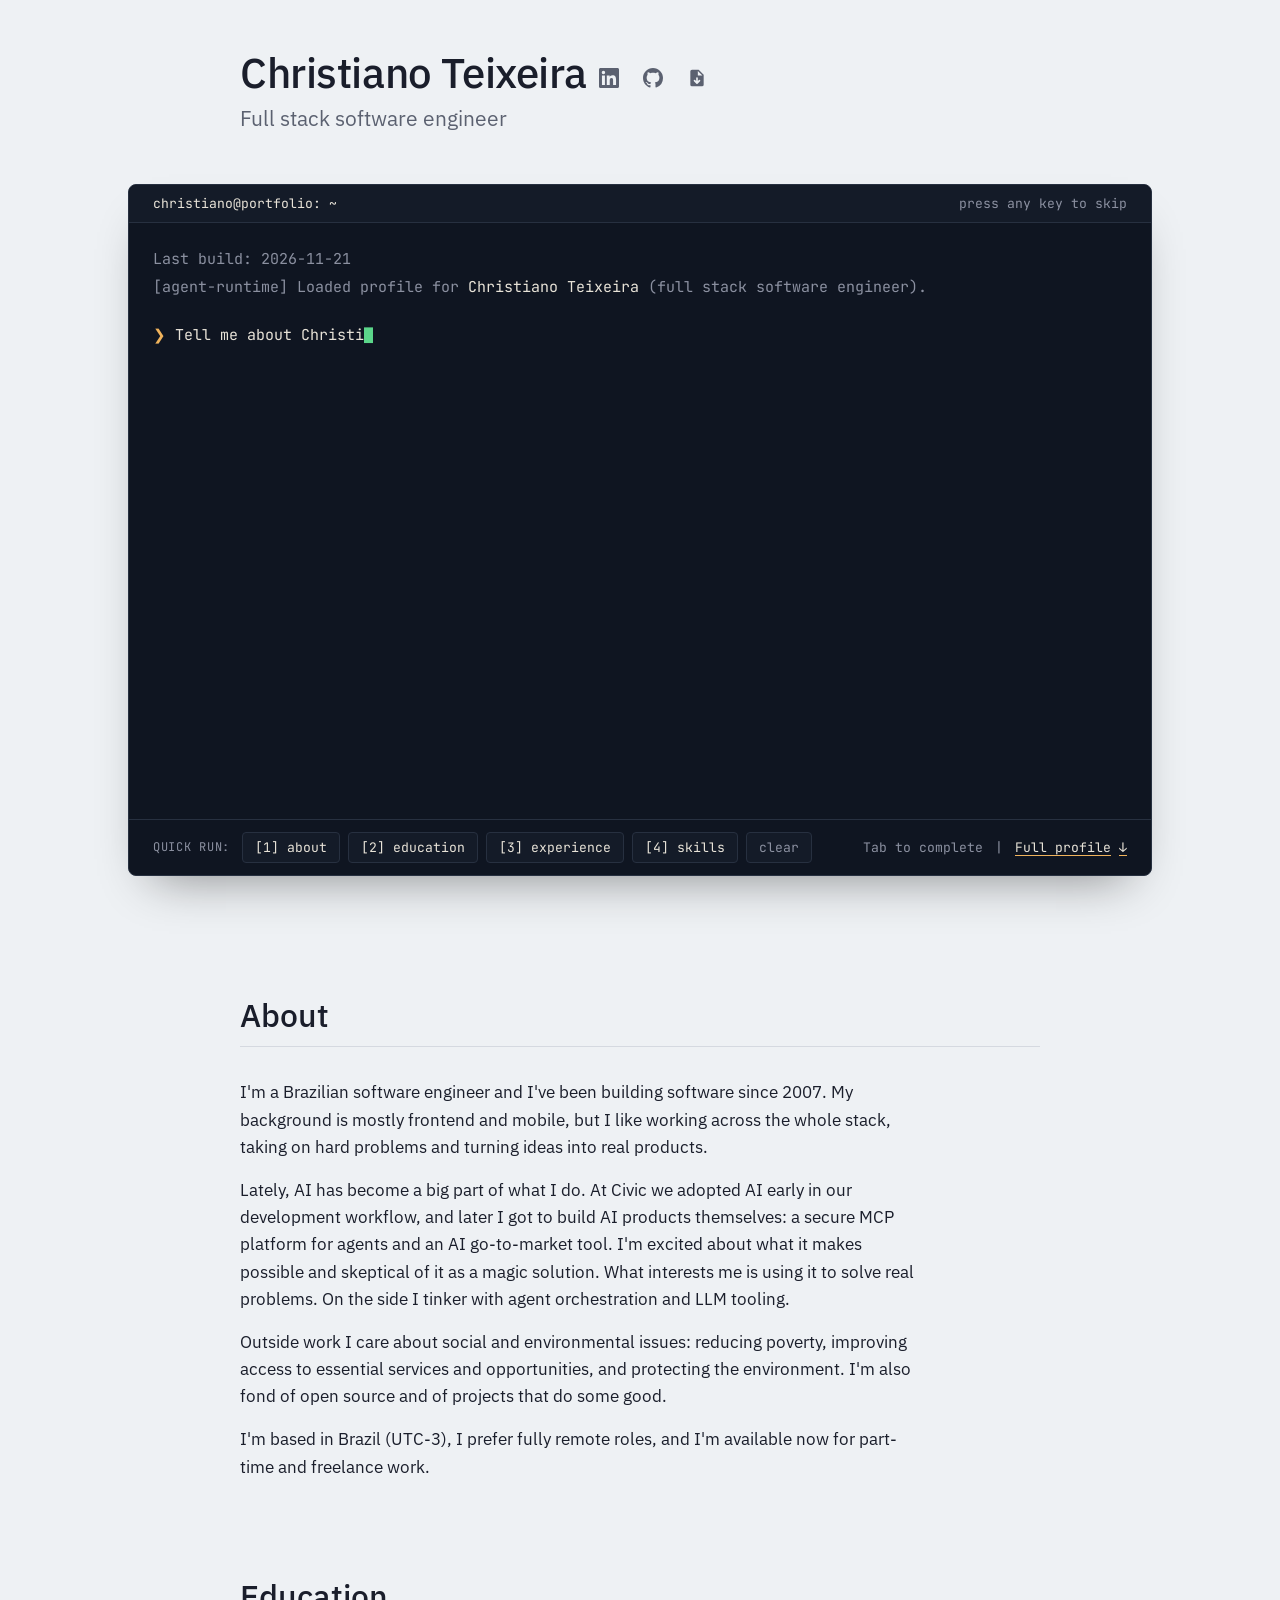
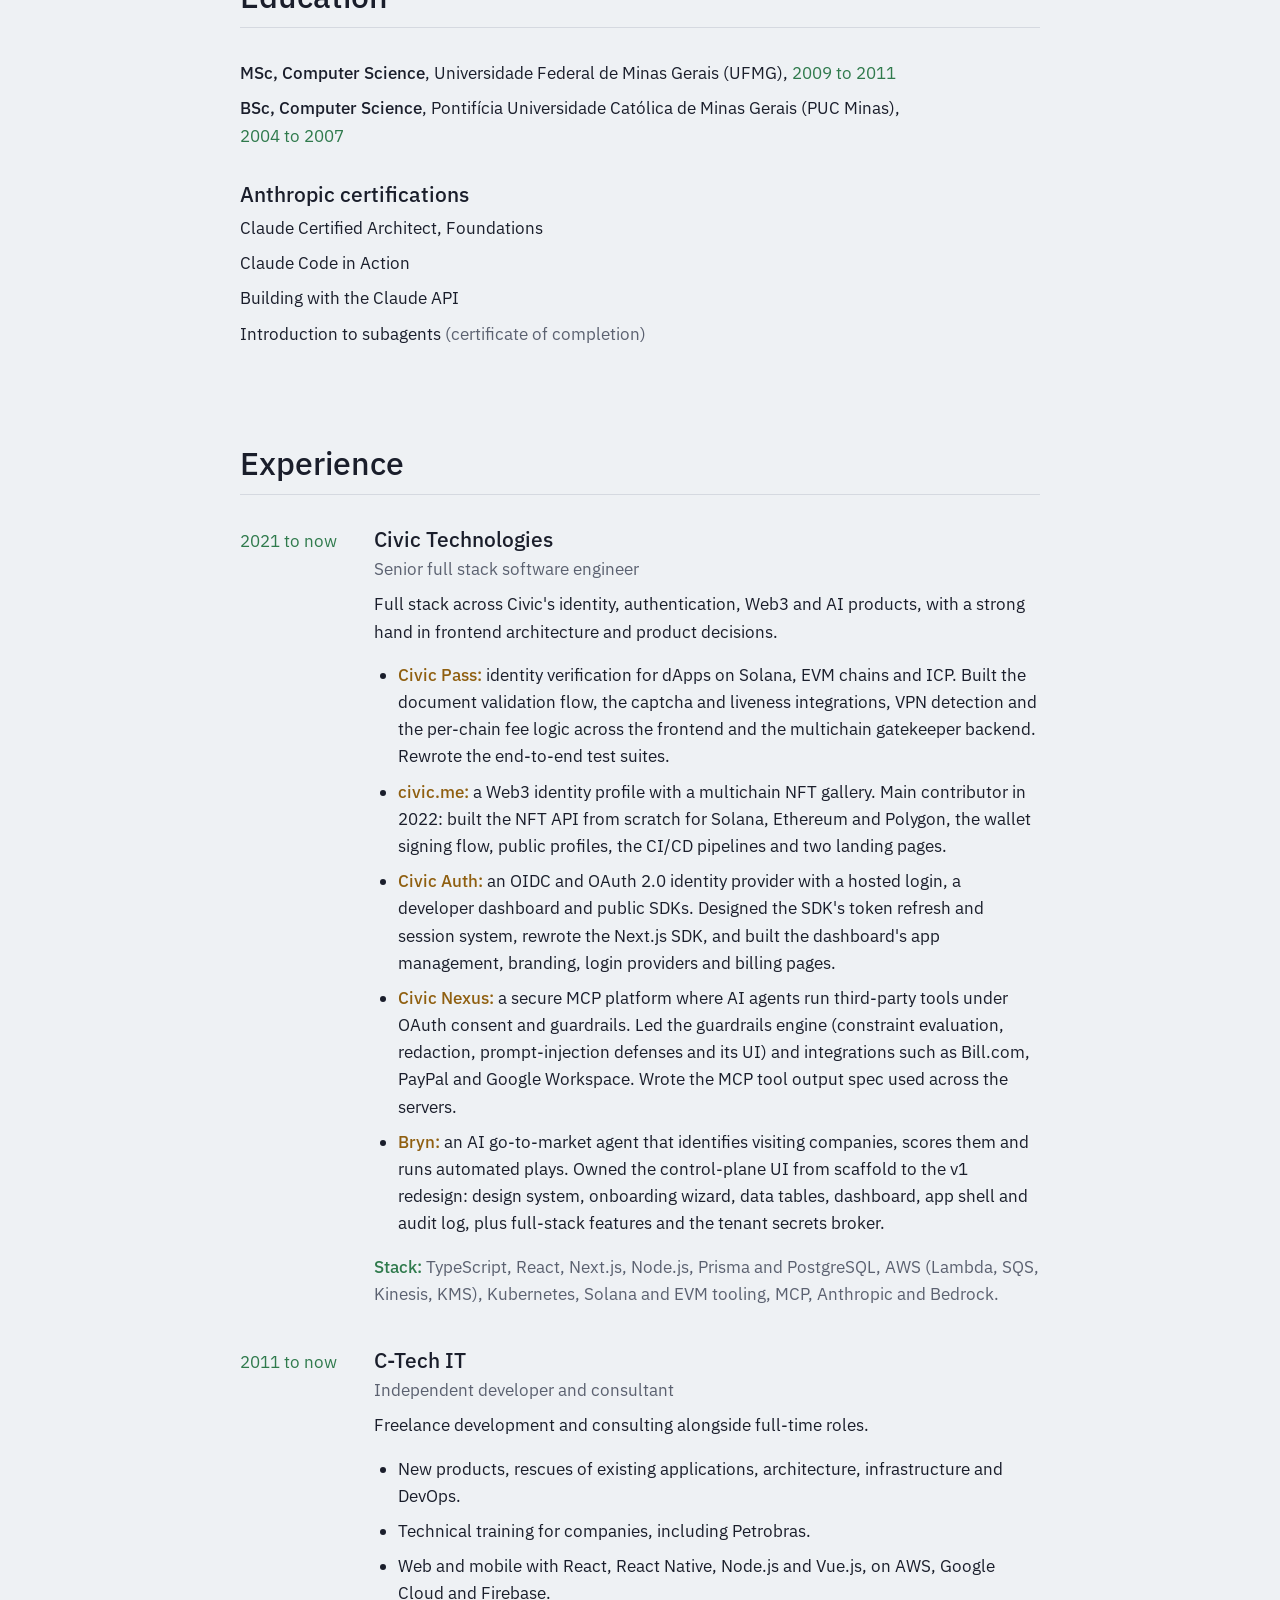
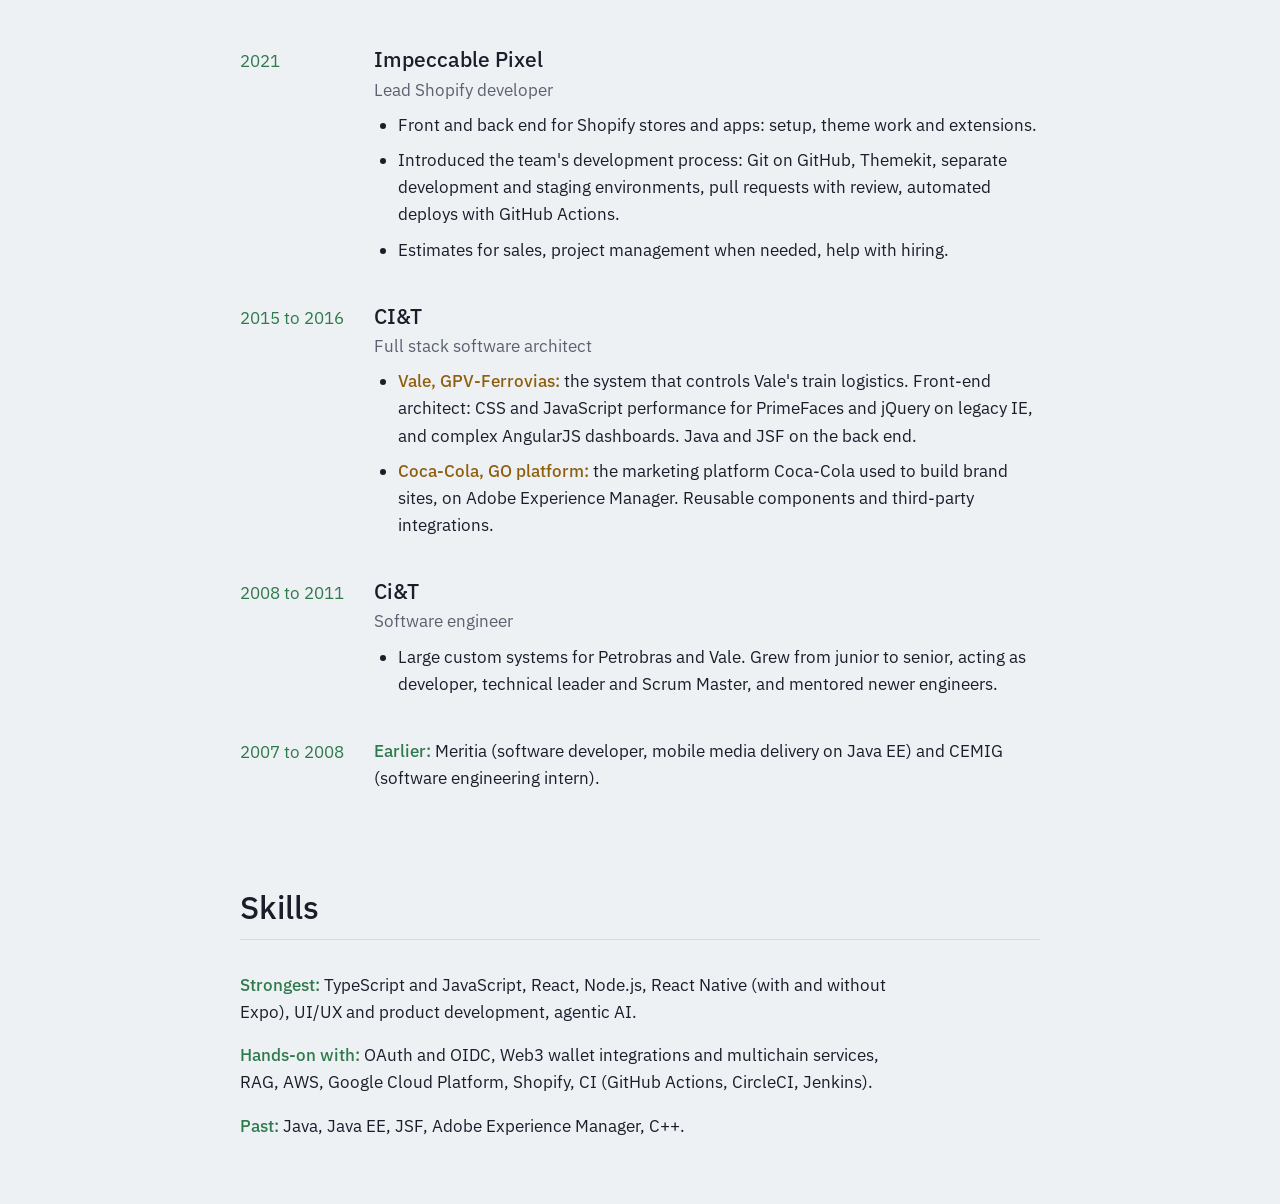
<file: index.html>
<!DOCTYPE html><html lang="en"><head><script>document.documentElement.classList.add("js");</script><meta charset="utf-8"><meta name="viewport" content="width=device-width, initial-scale=1"><title>Christiano Teixeira, full stack software engineer</title><meta name="description" content="Full stack software engineer in Brazil, building software since 2007. TypeScript, React, Node.js, React Native and agentic AI. Fully remote, available for part-time and freelance work."><link rel="canonical" href="https://cteixeira.com.br/"><meta name="theme-color" content="#EEF1F4" media="(prefers-color-scheme: light)"><meta name="theme-color" content="#13161F" media="(prefers-color-scheme: dark)"><meta property="og:type" content="website"><meta property="og:url" content="https://cteixeira.com.br/"><meta property="og:title" content="Christiano Teixeira, full stack software engineer"><meta property="og:description" content="Full stack software engineer in Brazil, building software since 2007. TypeScript, React, Node.js, React Native and agentic AI. Fully remote, available for part-time and freelance work."><meta property="og:image" content="https://cteixeira.com.br/og.png"><meta property="og:image:width" content="1200"><meta property="og:image:height" content="630"><meta property="og:image:alt" content="Christiano Teixeira, full stack software engineer"><meta name="twitter:card" content="summary_large_image"><meta name="twitter:title" content="Christiano Teixeira, full stack software engineer"><meta name="twitter:description" content="Full stack software engineer in Brazil, building software since 2007. TypeScript, React, Node.js, React Native and agentic AI. Fully remote, available for part-time and freelance work."><meta name="twitter:image" content="https://cteixeira.com.br/og.png"><script type="application/ld+json">{"@context":"https://schema.org","@type":"Person","name":"Christiano Teixeira","jobTitle":"Full stack software engineer","description":"Full stack software engineer in Brazil, building software since 2007. TypeScript, React, Node.js, React Native and agentic AI. Fully remote, available for part-time and freelance work.","url":"https://cteixeira.com.br/","image":"https://cteixeira.com.br/og.png","address":{"@type":"PostalAddress","addressCountry":"BR"},"knowsLanguage":["pt-BR","en"],"sameAs":["https://www.linkedin.com/in/chriteixeira","https://github.com/chriteixeira"]}</script><link rel="icon" type="image/svg+xml" href="/favicon.svg"><link rel="apple-touch-icon" href="/apple-touch-icon.png"><link rel="preload" href="/_astro/ibm-plex-sans-latin-400-normal.CDDApCn2.woff2" as="font" type="font/woff2" crossorigin><link rel="preload" href="/_astro/jetbrains-mono-latin-400-normal.V6pRDFza.woff2" as="font" type="font/woff2" crossorigin><script async data-goatcounter="https://cteixeira.goatcounter.com/count" src="/count.js"></script><link rel="stylesheet" href="/_astro/index.DSuHAFxh.css"></head><body><div class="page"><div class="hero"><header class="header" data-astro-cid-nen7h5rs><div class="header__line" data-astro-cid-nen7h5rs><h1 data-astro-cid-nen7h5rs>Christiano Teixeira</h1><ul class="social bare-list" aria-label="Profiles" data-astro-cid-y2qsmizv><li data-astro-cid-y2qsmizv><a href="https://www.linkedin.com/in/chriteixeira" aria-label="LinkedIn profile" data-goatcounter-click="link-linkedin" data-goatcounter-title="LinkedIn profile" data-astro-cid-y2qsmizv><svg viewBox="0 0 24 24" width="20" height="20" aria-hidden="true" focusable="false" data-astro-cid-y2qsmizv><path d="M20.45 20.45h-3.56v-5.57c0-1.33-.02-3.04-1.85-3.04-1.85 0-2.14 1.45-2.14 2.94v5.67H9.35V9h3.41v1.56h.05c.48-.9 1.64-1.85 3.37-1.85 3.6 0 4.27 2.37 4.27 5.46v6.28zM5.34 7.43a2.06 2.06 0 1 1 0-4.13 2.06 2.06 0 0 1 0 4.13zM7.12 20.45H3.56V9h3.56v11.45zM22.22 0H1.77C.79 0 0 .77 0 1.73v20.54C0 23.23.79 24 1.77 24h20.45c.98 0 1.78-.77 1.78-1.73V1.73C24 .77 23.2 0 22.22 0z" data-astro-cid-y2qsmizv></path></svg></a></li><li data-astro-cid-y2qsmizv><a href="https://github.com/chriteixeira" aria-label="GitHub profile" data-goatcounter-click="link-github" data-goatcounter-title="GitHub profile" data-astro-cid-y2qsmizv><svg viewBox="0 0 16 16" width="20" height="20" aria-hidden="true" focusable="false" data-astro-cid-y2qsmizv><path d="M8 0C3.58 0 0 3.58 0 8c0 3.54 2.29 6.53 5.47 7.59.4.07.55-.17.55-.38 0-.19-.01-.82-.01-1.49-2.01.37-2.53-.49-2.69-.94-.09-.23-.48-.94-.82-1.13-.28-.15-.68-.52-.01-.53.63-.01 1.08.58 1.23.82.72 1.21 1.87.87 2.33.66.07-.52.28-.87.51-1.07-1.78-.2-3.64-.89-3.64-3.95 0-.87.31-1.59.82-2.15-.08-.2-.36-1.02.08-2.12 0 0 .67-.21 2.2.82.64-.18 1.32-.27 2-.27.68 0 1.36.09 2 .27 1.53-1.04 2.2-.82 2.2-.82.44 1.1.16 1.92.08 2.12.51.56.82 1.27.82 2.15 0 3.07-1.87 3.75-3.65 3.95.29.25.54.73.54 1.48 0 1.07-.01 1.93-.01 2.2 0 .21.15.46.55.38A8.01 8.01 0 0 0 16 8c0-4.42-3.58-8-8-8z" data-astro-cid-y2qsmizv></path></svg></a></li><li data-astro-cid-y2qsmizv><a href="/Christiano-Teixeira-CV.pdf" aria-label="Download CV (PDF)" data-goatcounter-click="cv-download" data-goatcounter-title="Download CV (PDF)" data-astro-cid-y2qsmizv><svg viewBox="0 0 24 24" width="20" height="20" aria-hidden="true" focusable="false" data-astro-cid-y2qsmizv><path d="M14 2H6a2 2 0 0 0-2 2v16a2 2 0 0 0 2 2h12a2 2 0 0 0 2-2V8l-6-6zm-1 1.5L18.5 9H13V3.5zM12 11a1 1 0 0 1 1 1v3.59l1.3-1.3a1 1 0 0 1 1.4 1.42l-3 3a1 1 0 0 1-1.4 0l-3-3a1 1 0 0 1 1.4-1.42l1.3 1.3V12a1 1 0 0 1 1-1z" data-astro-cid-y2qsmizv></path></svg></a></li></ul></div><p class="header__title" data-astro-cid-nen7h5rs>Full stack software engineer</p></header><section class="term no-print" aria-label="Agent terminal"><div class="term__bar"><span class="term__title">christiano@portfolio: ~</span> <span class="term__status"><span class="term__skip" hidden>press any key to skip</span><span class="term__ready">chris-agent: ready</span></span></div><div class="term__screen" tabindex="0"><div class="term__static"><p class="line line--boot">Last build: 2026-11-21</p><p class="line line--boot">[agent-runtime] Loaded profile for <span class="boot__name">Christiano Teixeira</span> (full stack software engineer).</p><p class="line line--user"><span class="ps1" aria-hidden="true">❯</span>Tell me about Christiano Teixeira.</p><p class="line line--tool">Reading profile.pdf<span class="line__time"> (0.7s)</span></p><p class="line line--tool">Checking github.com/chriteixeira<span class="line__time"> (0.7s)</span></p><section class="digest" aria-label="Profile digest"><div class="digest__head"><span class="digest__title">Profile // Christiano Teixeira</span> <span class="digest__meta">Brazil / remote, UTC-3</span></div><div class="digest__body"><p class="line line--agent">Christiano Teixeira, full stack software engineer in Brazil, building software since 2007.</p><p class="line line--agent">Senior engineer at Civic since 2021: identity verification, authentication, Web3 and AI products, including a secure MCP platform for agents and an AI go-to-market tool.</p><p class="line line--agent">Strongest in TypeScript, React, Node.js and React Native, UI and product work, and agentic AI.</p><p class="line line--fact"><span class="fact__label">Core stack:</span> TypeScript, React, Node.js, React Native</p><p class="line line--fact"><span class="fact__label">Building since:</span> 2007</p><p class="line line--fact"><span class="fact__label">Current:</span> Civic, senior full stack, 2021 to now</p><p class="line line--fact"><span class="fact__label">Availability:</span> Remote, part-time or freelance now</p><p class="line line--fact"><span class="fact__label">Education:</span> MSc in Computer Science (UFMG), BSc (PUC Minas)</p></div></section><p class="prompt" aria-hidden="true"><span class="ps1">❯</span><span class="prompt__hint">/ for commands</span></p></div><div class="term__app"><div class="term__log" aria-hidden="true"></div><div class="term__live" role="log" aria-live="polite"></div><div class="term__active"></div><div class="prompt prompt--live" hidden><span class="ps1" aria-hidden="true">❯</span><input class="prompt__input" id="agent-input" name="agent-input" type="text" autocomplete="off" autocapitalize="off" autocorrect="off" spellcheck="false" enterkeyhint="send" aria-label="Ask the agent" aria-describedby="agent-hint"><button class="prompt__slash" type="button">/ for commands</button></div><button class="hint" id="agent-hint" type="button" tabindex="-1" hidden></button><ul class="menu" aria-label="Commands" hidden></ul></div></div><nav class="quickrun" aria-label="Quick run"><span class="quickrun__label" aria-hidden="true">Quick run:</span><button class="quickrun__run" type="button" data-command="about" aria-keyshortcuts="1"><span class="quickrun__key" aria-hidden="true">[1]</span> about</button><button class="quickrun__run" type="button" data-command="education" aria-keyshortcuts="2"><span class="quickrun__key" aria-hidden="true">[2]</span> education</button><button class="quickrun__run" type="button" data-command="experience" aria-keyshortcuts="3"><span class="quickrun__key" aria-hidden="true">[3]</span> experience</button><button class="quickrun__run" type="button" data-command="skills" aria-keyshortcuts="4"><span class="quickrun__key" aria-hidden="true">[4]</span> skills</button><button class="quickrun__run quickrun__run--quiet" type="button" data-command="clear">clear</button><span class="quickrun__end"><span class="quickrun__tab">Tab to complete</span><a class="quickrun__page" href="#about">Full profile</a></span></nav><script type="application/json" id="agent-data">{"agent":{"runtime":{"text":"[agent-runtime] Loaded profile for Christiano Teixeira (full stack software engineer).","highlight":"Christiano Teixeira"},"question":"Tell me about Christiano Teixeira.","tools":["Reading profile.pdf","Checking github.com/chriteixeira"],"answer":["Christiano Teixeira, full stack software engineer in Brazil, building software since 2007.","Senior engineer at Civic since 2021: identity verification, authentication, Web3 and AI products, including a secure MCP platform for agents and an AI go-to-market tool.","Strongest in TypeScript, React, Node.js and React Native, UI and product work, and agentic AI."],"panel":{"title":"Profile // Christiano Teixeira","meta":"Brazil / remote, UTC-3"},"facts":[{"label":"Core stack","value":"TypeScript, React, Node.js, React Native"},{"label":"Building since","value":"2007"},{"label":"Current","value":"Civic, senior full stack, 2021 to now","role":"senior full stack"},{"label":"Availability","value":"Remote, part-time or freelance now"},{"label":"Education","value":"MSc in Computer Science (UFMG), BSc (PUC Minas)"}],"quickRun":[{"command":"about","label":"about"},{"command":"education","label":"education"},{"command":"experience","label":"experience"},{"command":"skills","label":"skills"}],"colourNames":["Civic Pass","civic.me","Civic Auth","Civic Nexus","Bryn","GPV-Ferrovias","GO platform"]},"lastBuild":"Last build: 2026-11-21","intents":[{"kind":"simple","id":"meta","stems":[{"text":"are you real"},{"text":"are you a bot"},{"text":"are you human"},{"text":"real ai"},{"text":"which model"},{"text":"chatgpt"},{"text":"gpt"},{"text":"voce e real"},{"text":"e um bot"}],"hint":"Wondering if I'm real? Tab for the honest answer.","answer":{"kind":"text","text":"I'm a script, not a model. Every answer here was written by Christiano. No API, no cost, no hallucinations."},"followUps":[{"label":"How this site was built","target":{"kind":"reply","reply":"site"}},{"label":"His real AI work","target":{"kind":"reply","reply":"ai"}},{"label":"Who is he","target":{"kind":"command","command":"about"}}]},{"kind":"simple","id":"compensation","stems":[{"text":"salary"},{"text":"salar"},{"text":"rate"},{"text":"compensation"},{"text":"pay","whole":true},{"text":"he charge"},{"text":"you charge"},{"text":"salario"},{"text":"remunera"},{"text":"valor hora"},{"text":"quanto cobra"}],"hint":"Asking about rates or salary? Tab for the short answer.","answer":{"kind":"text","text":"Not in my context window. Compensation is a conversation with him, and he answers messages on LinkedIn quickly."},"followUps":[{"label":"Open his LinkedIn","target":{"kind":"command","command":"links"}},{"label":"Check his availability first","target":{"kind":"reply","reply":"availability"}}]},{"kind":"simple","id":"availability","stems":[{"text":"available"},{"text":"availab"},{"text":"remote"},{"text":"relocat"},{"text":"timezone"},{"text":"time zone"},{"text":"location"},{"text":"located"},{"text":"based"},{"text":"where is he"},{"text":"where does he"},{"text":"where he is"},{"text":"where are you"},{"text":"where is christiano"},{"text":"visa"},{"text":"full time"},{"text":"part time"},{"text":"freelanc"},{"text":"contract"},{"text":"disponivel"},{"text":"remoto"},{"text":"onde mora"},{"text":"onde ele mora"},{"text":"onde fica"},{"text":"onde ele fica"},{"text":"de onde"},{"text":"mora"},{"text":"fuso"}],"hint":"Checking where he is and how he works? Tab for availability.","answer":{"kind":"reply","reply":"availability"},"followUps":[{"label":"Reach him on LinkedIn","target":{"kind":"command","command":"links"}},{"label":"See his experience first","target":{"kind":"command","command":"experience"}}]},{"kind":"simple","id":"civic","stems":[{"text":"civic"},{"text":"nexus"},{"text":"bryn"},{"text":"civic auth"},{"text":"civic pass"},{"text":"go to market"}],"hint":"Asking about Civic? Tab for what he did there.","answer":{"kind":"reply","reply":"civic"},"followUps":[{"label":"The full timeline","target":{"kind":"command","command":"experience"}},{"label":"His AI work in more detail","target":{"kind":"reply","reply":"ai"}},{"label":"How to reach him","target":{"kind":"command","command":"links"}}]},{"kind":"tech","id":"tech","hintPattern":"Asking about {term}? Tab for a straight answer.","terms":[{"term":"React Native","stems":[{"text":"react native"}],"answer":{"kind":"text","text":"Yes: React Native, with and without Expo. Mobile goes back to his first job in 2007."}},{"term":"mobile","stems":[{"text":"mobile"}],"answer":{"kind":"text","text":"Yes: React Native, with and without Expo. Mobile goes back to his first job in 2007."}},{"term":"React","stems":[{"text":"react"}],"answer":{"kind":"text","text":"Yes, his strongest ground: TypeScript, React and Node.js in production for years, with a long frontend and product focus."}},{"term":"TypeScript","stems":[{"text":"typescript"}],"answer":{"kind":"text","text":"Yes, his strongest ground: TypeScript, React and Node.js in production for years, with a long frontend and product focus."}},{"term":"JavaScript","stems":[{"text":"javascript"}],"answer":{"kind":"text","text":"Yes, his strongest ground: TypeScript, React and Node.js in production for years, with a long frontend and product focus."}},{"term":"Node.js","stems":[{"text":"node"}],"answer":{"kind":"text","text":"Yes, his strongest ground: TypeScript, React and Node.js in production for years, with a long frontend and product focus."}},{"term":"Next.js","stems":[{"text":"next js"},{"text":"nextjs"}],"answer":{"kind":"text","text":"Yes, in production at Civic."}},{"term":"Vue","stems":[{"text":"vue"}],"answer":{"kind":"text","text":"Yes, from freelance work alongside React."}},{"term":"Python","stems":[{"text":"python"}],"answer":{"kind":"text","text":"Newer, from side projects."}},{"term":"Java","stems":[{"text":"java"}],"answer":{"kind":"text","text":"Earlier years, not current: Java, Java EE and JSF at Meritia, Ci&T and CI&T."}},{"term":"Rust","stems":[{"text":"rust"}],"answer":{"kind":"text","text":"Not in his stack. He would say so in an interview too."}},{"term":"Go","stems":[{"text":"golang"}],"answer":{"kind":"text","text":"Not in his stack. He would say so in an interview too."}},{"term":"Go","stems":[{"text":"go","whole":true}],"answer":{"kind":"text","text":"Not in his stack. He would say so in an interview too."}},{"term":"Web3","stems":[{"text":"web3"}],"answer":{"kind":"text","text":"Yes: wallet integrations and multichain services at Civic, plus a Web2 and Web3 authentication platform."}},{"term":"Solana","stems":[{"text":"solana"}],"answer":{"kind":"text","text":"Yes: wallet integrations and multichain services at Civic, plus a Web2 and Web3 authentication platform."}},{"term":"Ethereum","stems":[{"text":"ethereum"}],"answer":{"kind":"text","text":"Yes: wallet integrations and multichain services at Civic, plus a Web2 and Web3 authentication platform."}},{"term":"MCP","stems":[{"text":"mcp"}],"answer":{"kind":"reply","reply":"ai"}},{"term":"AI","stems":[{"text":"ai","whole":true}],"answer":{"kind":"reply","reply":"ai"}},{"term":"agents","stems":[{"text":"agent"}],"answer":{"kind":"reply","reply":"ai"}},{"term":"LLMs","stems":[{"text":"llm"}],"answer":{"kind":"reply","reply":"ai"}},{"term":"Claude","stems":[{"text":"claude"}],"answer":{"kind":"reply","reply":"ai"}},{"term":"OpenAI","stems":[{"text":"openai"}],"answer":{"kind":"reply","reply":"ai"}},{"term":"Shopify","stems":[{"text":"shopify"}],"answer":{"kind":"text","text":"Yes: lead Shopify developer in 2021, themes, apps and the team's delivery process."}},{"term":"AWS","stems":[{"text":"aws"}],"answer":{"kind":"text","text":"Yes: AWS at Civic, Google Cloud and Firebase on freelance work."}},{"term":"Firebase","stems":[{"text":"firebase"}],"answer":{"kind":"text","text":"Yes: AWS at Civic, Google Cloud and Firebase on freelance work."}},{"term":"GCP","stems":[{"text":"gcp"}],"answer":{"kind":"text","text":"Yes: AWS at Civic, Google Cloud and Firebase on freelance work."}},{"term":"Google Cloud","stems":[{"text":"google cloud"}],"answer":{"kind":"text","text":"Yes: AWS at Civic, Google Cloud and Firebase on freelance work."}},{"term":"Angular","stems":[{"text":"angular"}],"answer":{"kind":"text","text":"2015 to 2016 at CI&T, not current."}},{"term":"AEM","stems":[{"text":"aem"}],"answer":{"kind":"text","text":"2015 to 2016 at CI&T, not current."}}],"followUps":[{"label":"All skill groups","target":{"kind":"command","command":"skills"}},{"label":"What he has built","target":{"kind":"command","command":"projects"}}]},{"kind":"simple","id":"cv","stems":[{"text":"cv","whole":true},{"text":"resume"},{"text":"resum"},{"text":"curricul"},{"text":"curriculo"}],"hint":"Looking for a CV? Tab for the link.","answer":{"kind":"text","text":"His CV as a PDF: https://cteixeira.com.br/Christiano-Teixeira-CV.pdf"},"followUps":[{"label":"How to reach him","target":{"kind":"command","command":"links"}},{"label":"The experience timeline here","target":{"kind":"command","command":"experience"}}]},{"kind":"simple","id":"contact","stems":[{"text":"contact"},{"text":"email"},{"text":"e mail"},{"text":"reach"},{"text":"linkedin"},{"text":"github"},{"text":"hire"},{"text":"hiring"},{"text":"talk"},{"text":"call"},{"text":"contato"},{"text":"contratar"},{"text":"falar"}],"hint":"Want to reach him? Tab for contact details.","answer":{"kind":"command","command":"links"},"followUps":[{"label":"Read about him first","target":{"kind":"command","command":"about"}},{"label":"See his projects","target":{"kind":"command","command":"projects"}}]},{"kind":"simple","id":"about","stems":[{"text":"who"},{"text":"about him"},{"text":"about christiano"},{"text":"himself"},{"text":"bio"},{"text":"background"},{"text":"quem"},{"text":"sobre"}],"hint":"Want to know who he is? Tab for the short version.","answer":{"kind":"command","command":"about"},"followUps":[{"label":"Where he has worked","target":{"kind":"command","command":"experience"}},{"label":"His side projects","target":{"kind":"reply","reply":"side"}},{"label":"How to reach him","target":{"kind":"command","command":"links"}}]},{"kind":"simple","id":"education","stems":[{"text":"educat"},{"text":"degree"},{"text":"universit"},{"text":"college"},{"text":"studied"},{"text":"study"},{"text":"studies"},{"text":"msc"},{"text":"masters"},{"text":"master s"},{"text":"bsc"},{"text":"bachelor"},{"text":"graduat"},{"text":"phd","whole":true},{"text":"certif"},{"text":"academic"},{"text":"formacao"},{"text":"faculdade"},{"text":"universidade"},{"text":"mestrado"},{"text":"graduacao"},{"text":"estudou"},{"text":"estudo"},{"text":"diploma"}],"hint":"Asking about his education? Tab for degrees and certifications.","answer":{"kind":"text","text":"MSc in Computer Science from UFMG (2009 to 2011) and BSc in Computer Science from PUC Minas (2004 to 2007). Four Anthropic certifications: Claude Certified Architect Foundations, Claude Code in Action, Building with the Claude API, Introduction to subagents."},"followUps":[{"label":"The full list","target":{"kind":"command","command":"education"}},{"label":"His skills","target":{"kind":"command","command":"skills"}},{"label":"Where he has worked","target":{"kind":"command","command":"experience"}}]},{"kind":"simple","id":"experience","stems":[{"text":"experienc"},{"text":"experienci"},{"text":"career"},{"text":"work history"},{"text":"worked"},{"text":"work","whole":true},{"text":"companies"},{"text":"company"},{"text":"employ"},{"text":"job"},{"text":"role"},{"text":"carreira"},{"text":"empresa"},{"text":"trabalh"},{"text":"cargo"}],"hint":"Looking for where he has worked? Tab to see it.","answer":{"kind":"text","text":"Four chapters: Civic since 2021 (identity, auth, Web3, AI), independent consulting since 2011, CI&T as a software architect (2015 to 2016), and Ci&T as an engineer (2008 to 2011)."},"followUps":[{"label":"Show the full timeline","target":{"kind":"command","command":"experience"}},{"label":"What he did at Civic","target":{"kind":"reply","reply":"civic"}},{"label":"His skills instead","target":{"kind":"command","command":"skills"}}]},{"kind":"simple","id":"projects","stems":[{"text":"project"},{"text":"projeto"},{"text":"built"},{"text":"build"},{"text":"portfolio"},{"text":"side project"},{"text":"open source"},{"text":"repo"},{"text":"construiu"}],"hint":"Asking about what he has built? Tab for his projects.","answer":{"kind":"text","text":"At work: the guardrails system of an MCP platform, the frontend of an AI go-to-market product, and a Web2 and Web3 auth platform. On his own: a coding-agent orchestrator and a Telegram agent for tennis coaches. None are public yet."},"followUps":[{"label":"The project list","target":{"kind":"command","command":"projects"}},{"label":"The AI side projects","target":{"kind":"reply","reply":"side"}},{"label":"Ask on LinkedIn for a walkthrough","target":{"kind":"command","command":"links"}}]},{"kind":"simple","id":"skills","stems":[{"text":"skill"},{"text":"stack"},{"text":"tech"},{"text":"technolog"},{"text":"language"},{"text":"framework"},{"text":"tool"},{"text":"habilidade"},{"text":"tecnologia"},{"text":"linguagem"},{"text":"ferramenta"}],"hint":"Asking about his stack? Tab for skills.","answer":{"kind":"text","text":"Strongest in TypeScript, React, Node.js and React Native, in UI and product work, and in agentic AI. Hands-on with OAuth, Web3, RAG, AWS, GCP, Shopify and CI. Java and AEM are from earlier years."},"followUps":[{"label":"All skill groups","target":{"kind":"command","command":"skills"}},{"label":"What he has built with them","target":{"kind":"command","command":"projects"}}]},{"kind":"simple","id":"greeting","stems":[{"text":"hi","whole":true},{"text":"hello"},{"text":"hey"},{"text":"yo","whole":true},{"text":"oi","whole":true},{"text":"ola"},{"text":"bom dia"},{"text":"boa tarde"},{"text":"boa noite"}],"answer":{"kind":"text","text":"Hi. I'm a scripted agent: I know what Christiano wrote here and nothing else."},"followUps":[{"label":"Who is he","target":{"kind":"command","command":"about"}},{"label":"Where has he worked","target":{"kind":"command","command":"experience"}},{"label":"How to reach him","target":{"kind":"command","command":"links"}}],"maxTokens":3},{"kind":"simple","id":"thanks","stems":[{"text":"thank"},{"text":"thx"},{"text":"obrigad"},{"text":"valeu"}],"answer":{"kind":"text","text":"You're welcome. LinkedIn is the fastest way to reach him: https://www.linkedin.com/in/chriteixeira"},"followUps":[{"label":"Check his availability","target":{"kind":"reply","reply":"availability"}},{"label":"See his projects","target":{"kind":"command","command":"projects"}}]}],"replies":{"availability":"Based in Brazil, UTC-3. Prefers fully remote roles. Available now for part-time and freelance work.","civic":"Civic, 2021 to now, senior full stack engineer. Identity verification and Web3 profiles (Civic Pass, civic.me), an authentication platform (Civic Auth), a secure MCP platform for AI agents (Civic Nexus, where he led the guardrails engine) and an AI go-to-market agent (Bryn, where he owned the UI).","ai":"At Civic he led the guardrails engine and the third-party integrations of a secure MCP platform for AI agents, and built the control-plane UI of an AI go-to-market agent. On his own: a coding-agent orchestrator and a Telegram LLM agent. Anthropic certified: architect foundations, Claude Code, Claude API.","side":"Two side projects, both private for now: a coding-agent orchestrator that routes tasks across agent CLIs with a planner model, and a Telegram bot that turns tennis coaches' voice notes into structured training logs with an LLM.","site":"Astro and TypeScript, hand-written CSS, and a scripted agent with no model behind it. The repo is private for now."},"starters":[{"label":"Who is he","target":{"kind":"command","command":"about"}},{"label":"Where has he worked","target":{"kind":"command","command":"experience"}},{"label":"How to reach him","target":{"kind":"command","command":"links"}}],"messages":{"unknown":"{input}: not in my context window. I only know what he wrote.","dismiss":"Ok. Ask me something else, or type / for commands.","ready":"chris-agent: ready","fullProfile":"Full profile","thinking":"Thinking…"},"commands":[{"name":"about","description":"Who he is","primary":true,"output":["Christiano Teixeira, full stack software engineer in Brazil, building software since 2007.","Senior engineer at Civic since 2021: identity verification, authentication, Web3 and AI products, including a secure MCP platform for agents and an AI go-to-market tool.","Strongest in TypeScript, React, Node.js and React Native, UI and product work, and agentic AI.","Based in Brazil, UTC-3. Prefers fully remote roles. Available now for part-time and freelance work."]},{"name":"education","description":"Degrees and certifications","primary":true,"output":[[{"text":"MSc, Computer Science, "},{"text":"UFMG (Universidade Federal de Minas Gerais)","cls":"role"},{"text":", "},{"text":"2009 to 2011","cls":"date"}],[{"text":"BSc, Computer Science, "},{"text":"PUC Minas (Pontifícia Universidade Católica de Minas Gerais)","cls":"role"},{"text":", "},{"text":"2004 to 2007","cls":"date"}],"Anthropic certifications:",[{"text":"Claude Certified Architect, Foundations"}],[{"text":"Claude Code in Action"}],[{"text":"Building with the Claude API"}],[{"text":"Introduction to subagents "},{"text":"(certificate of completion)","cls":"role"}]]},{"name":"experience","description":"Where he has worked","primary":true,"output":[[{"text":"2021 to now","cls":"date"},{"text":"   "},{"text":"Civic Technologies"},{"text":", "},{"text":"Senior full stack software engineer","cls":"role"}],[{"text":"2011 to now","cls":"date"},{"text":"   "},{"text":"C-Tech IT"},{"text":", "},{"text":"Independent developer and consultant","cls":"role"}],[{"text":"2021","cls":"date"},{"text":"          "},{"text":"Impeccable Pixel"},{"text":", "},{"text":"Lead Shopify developer","cls":"role"}],[{"text":"2015 to 2016","cls":"date"},{"text":"  "},{"text":"CI&T"},{"text":", "},{"text":"Full stack software architect","cls":"role"}],[{"text":"2008 to 2011","cls":"date"},{"text":"  "},{"text":"Ci&T"},{"text":", "},{"text":"Software engineer","cls":"role"}],[{"text":"2007 to 2008","cls":"date"},{"text":"  "},{"text":"Meritia"},{"text":", "},{"text":"Software developer","cls":"role"}],[{"text":"2007","cls":"date"},{"text":"          "},{"text":"CEMIG"},{"text":", "},{"text":"Software engineering intern","cls":"role"}],"[Full detail below, in Experience](#experience)"]},{"name":"skills","description":"What he works with","primary":true,"output":[[{"text":"Strongest:","cls":"label"},{"text":" TypeScript and JavaScript, React, Node.js, React Native (with and without Expo), UI/UX and product development, agentic AI."}],[{"text":"Hands-on with:","cls":"label"},{"text":" OAuth and OIDC, Web3 wallet integrations and multichain services, RAG, AWS, Google Cloud Platform, Shopify, CI (GitHub Actions, CircleCI, Jenkins)."}],[{"text":"Past:","cls":"label"},{"text":" Java, Java EE, JSF, Adobe Experience Manager, C++."}],"Strongest in TypeScript, React, Node.js and React Native, in UI and product work, and in agentic AI. Hands-on with OAuth, Web3, RAG, AWS, GCP, Shopify and CI. Java and AEM are from earlier years."]},{"name":"links","description":"LinkedIn, GitHub, availability","primary":true,"output":["Based in Brazil, UTC-3. Prefers fully remote roles. Available now for part-time and freelance work.",[{"text":"LinkedIn (also holds his CV):","cls":"muted"},{"text":" "},{"text":"linkedin.com/in/chriteixeira","href":"https://www.linkedin.com/in/chriteixeira"}],[{"text":"GitHub:","cls":"muted"},{"text":" "},{"text":"github.com/chriteixeira","href":"https://github.com/chriteixeira"}]]},{"name":"projects","description":"What he has built","primary":false,"output":["Civic Nexus guardrails: Guardrails system for a platform that connects AI agents to external services over MCP.","Bryn frontend: AI-powered go-to-market platform.","Civic Auth: Authentication for Web2 and Web3 apps, secure and flexible flows for both.","Coding-agent orchestrator: Routes coding tasks across agent CLIs (Claude Code, Codex, and others) driven by a planner model.","Tennis training log agent: Telegram bot that takes coaches' voice or text reports, extracts structured training metrics with an LLM, asks for missing fields, and stores the log.","This site: A scripted agent CLI with a real page underneath.","None of these are public right now. Ask him on LinkedIn for a walkthrough."]},{"name":"cv","description":"His CV as a PDF","primary":false,"output":["His CV as a PDF: https://cteixeira.com.br/Christiano-Teixeira-CV.pdf"]},{"name":"help","description":"This list","primary":false,"output":["/about       Who he is","/education   Degrees and certifications","/experience  Where he has worked","/skills      What he works with","/links       LinkedIn, GitHub, availability","/projects    What he has built","/cv          His CV as a PDF","/help        This list","/clear       Clear the screen","/replay      Replay the intro"]},{"name":"clear","description":"Clear the screen","primary":false,"output":[]},{"name":"replay","description":"Replay the intro","primary":false,"output":[]}]}</script></section><script type="module" src="/_astro/AgentHero.astro_astro_type_script_index_0_lang.64becokY.js"></script><div class="hero__sentinel" aria-hidden="true"></div></div><div class="topbar no-print" aria-hidden="true" data-astro-cid-h7lskm3e><div class="topbar__inner" data-astro-cid-h7lskm3e><div class="topbar__id" data-astro-cid-h7lskm3e><p class="topbar__name" data-astro-cid-h7lskm3e>Christiano Teixeira</p><p class="topbar__title" data-astro-cid-h7lskm3e>Full stack software engineer</p></div><ul class="social bare-list" aria-label="Profiles" data-astro-cid-y2qsmizv><li data-astro-cid-y2qsmizv><a href="https://www.linkedin.com/in/chriteixeira" aria-label="LinkedIn profile" data-goatcounter-click="link-linkedin" data-goatcounter-title="LinkedIn profile" data-astro-cid-y2qsmizv><svg viewBox="0 0 24 24" width="20" height="20" aria-hidden="true" focusable="false" data-astro-cid-y2qsmizv><path d="M20.45 20.45h-3.56v-5.57c0-1.33-.02-3.04-1.85-3.04-1.85 0-2.14 1.45-2.14 2.94v5.67H9.35V9h3.41v1.56h.05c.48-.9 1.64-1.85 3.37-1.85 3.6 0 4.27 2.37 4.27 5.46v6.28zM5.34 7.43a2.06 2.06 0 1 1 0-4.13 2.06 2.06 0 0 1 0 4.13zM7.12 20.45H3.56V9h3.56v11.45zM22.22 0H1.77C.79 0 0 .77 0 1.73v20.54C0 23.23.79 24 1.77 24h20.45c.98 0 1.78-.77 1.78-1.73V1.73C24 .77 23.2 0 22.22 0z" data-astro-cid-y2qsmizv></path></svg></a></li><li data-astro-cid-y2qsmizv><a href="https://github.com/chriteixeira" aria-label="GitHub profile" data-goatcounter-click="link-github" data-goatcounter-title="GitHub profile" data-astro-cid-y2qsmizv><svg viewBox="0 0 16 16" width="20" height="20" aria-hidden="true" focusable="false" data-astro-cid-y2qsmizv><path d="M8 0C3.58 0 0 3.58 0 8c0 3.54 2.29 6.53 5.47 7.59.4.07.55-.17.55-.38 0-.19-.01-.82-.01-1.49-2.01.37-2.53-.49-2.69-.94-.09-.23-.48-.94-.82-1.13-.28-.15-.68-.52-.01-.53.63-.01 1.08.58 1.23.82.72 1.21 1.87.87 2.33.66.07-.52.28-.87.51-1.07-1.78-.2-3.64-.89-3.64-3.95 0-.87.31-1.59.82-2.15-.08-.2-.36-1.02.08-2.12 0 0 .67-.21 2.2.82.64-.18 1.32-.27 2-.27.68 0 1.36.09 2 .27 1.53-1.04 2.2-.82 2.2-.82.44 1.1.16 1.92.08 2.12.51.56.82 1.27.82 2.15 0 3.07-1.87 3.75-3.65 3.95.29.25.54.73.54 1.48 0 1.07-.01 1.93-.01 2.2 0 .21.15.46.55.38A8.01 8.01 0 0 0 16 8c0-4.42-3.58-8-8-8z" data-astro-cid-y2qsmizv></path></svg></a></li><li data-astro-cid-y2qsmizv><a href="/Christiano-Teixeira-CV.pdf" aria-label="Download CV (PDF)" data-goatcounter-click="cv-download" data-goatcounter-title="Download CV (PDF)" data-astro-cid-y2qsmizv><svg viewBox="0 0 24 24" width="20" height="20" aria-hidden="true" focusable="false" data-astro-cid-y2qsmizv><path d="M14 2H6a2 2 0 0 0-2 2v16a2 2 0 0 0 2 2h12a2 2 0 0 0 2-2V8l-6-6zm-1 1.5L18.5 9H13V3.5zM12 11a1 1 0 0 1 1 1v3.59l1.3-1.3a1 1 0 0 1 1.4 1.42l-3 3a1 1 0 0 1-1.4 0l-3-3a1 1 0 0 1 1.4-1.42l1.3 1.3V12a1 1 0 0 1 1-1z" data-astro-cid-y2qsmizv></path></svg></a></li></ul><nav class="topbar__nav" aria-label="Sections" data-astro-cid-h7lskm3e><ul class="topbar__links bare-list" data-astro-cid-h7lskm3e><li data-astro-cid-h7lskm3e><a href="#about" data-astro-cid-h7lskm3e>About</a></li><li data-astro-cid-h7lskm3e><a href="#education" data-astro-cid-h7lskm3e>Education</a></li><li data-astro-cid-h7lskm3e><a href="#experience" data-astro-cid-h7lskm3e>Experience</a></li><li data-astro-cid-h7lskm3e><a href="#skills" data-astro-cid-h7lskm3e>Skills</a></li></ul></nav></div></div><script type="module">function e(e,t,n,r){return!e&&t&&r>n?`about`:e&&!t&&r<n?`top`:null}function t(e){return e.getBoundingClientRect().bottom<0}function n(e){let t=Number.parseFloat(getComputedStyle(document.documentElement).scrollPaddingTop),n=Number.parseFloat(getComputedStyle(e).scrollMarginTop),r=e.getBoundingClientRect().top+window.scrollY-(Number.isNaN(t)?0:t)-(Number.isNaN(n)?0:n),i=document.documentElement.scrollHeight-window.innerHeight;return Math.max(0,Math.min(Math.round(r),i))}function r(r,i){let a=window.matchMedia(`(prefers-reduced-motion: reduce)`),o=`onscrollend`in window,s,c=window.scrollY,l=!1,u=0,d=()=>{window.clearTimeout(u),window.removeEventListener(`scrollend`,d),l=!1,c=window.scrollY,s=t(r)},f=()=>{window.clearTimeout(u),window.removeEventListener(`scrollend`,d),l=!0,o&&window.addEventListener(`scrollend`,d),u=window.setTimeout(d,o?2e3:700)},p=e=>{let t=e===`about`?n(i):0;Math.abs(t-window.scrollY)<1||(a.matches?(window.scrollTo({top:t,behavior:`auto`}),d()):(f(),window.scrollTo({top:t,behavior:`smooth`})))};return document.addEventListener(`click`,e=>{(e.target instanceof Element?e.target.closest(`a`):null)?.getAttribute(`href`)?.startsWith(`#`)&&f()},{capture:!0}),window.addEventListener(`hashchange`,f),{observe(t){if(l)return;let n=window.scrollY,r=s===void 0?null:e(s,t,c,n);s=t,c=n,r&&p(r)}}}var i=document.querySelector(`.topbar`),a=document.querySelector(`.hero__sentinel`),o=document.getElementById(`about`);function s(e,t){e.classList.toggle(`is-shown`,t),t?e.removeAttribute(`aria-hidden`):e.setAttribute(`aria-hidden`,`true`)}if(i&&a){let e=o?r(a,o):void 0;new IntersectionObserver(t=>{let n=t.at(-1);if(!n)return;let r=n.rootBounds?.top??0,a=!n.isIntersecting&&n.boundingClientRect.top<r;s(i,a),e?.observe(a)},{rootMargin:`0px 0px 0px 0px`}).observe(a)}</script><main><section class="section section--prose" aria-labelledby="about"><h2 id="about">About</h2><p>I&#39;m a Brazilian software engineer and I&#39;ve been building software since 2007. My background is mostly frontend and mobile, but I like working across the whole stack, taking on hard problems and turning ideas into real products.</p><p>Lately, AI has become a big part of what I do. At Civic we adopted AI early in our development workflow, and later I got to build AI products themselves: a secure MCP platform for agents and an AI go-to-market tool. I&#39;m excited about what it makes possible and skeptical of it as a magic solution. What interests me is using it to solve real problems. On the side I tinker with agent orchestration and LLM tooling.</p><p>Outside work I care about social and environmental issues: reducing poverty, improving access to essential services and opportunities, and protecting the environment. I&#39;m also fond of open source and of projects that do some good.</p><p>I&#39;m based in Brazil (UTC-3), I prefer fully remote roles, and I&#39;m available now for part-time and freelance work.</p></section><section class="section section--prose" aria-labelledby="education" data-astro-cid-ew4vagfh><h2 id="education" data-astro-cid-ew4vagfh>Education</h2><ul class="bare-list" data-astro-cid-ew4vagfh><li data-astro-cid-ew4vagfh><span class="education__degree" data-astro-cid-ew4vagfh>MSc, Computer Science</span>, Universidade Federal de Minas Gerais (UFMG), <span class="date" data-astro-cid-ew4vagfh>2009 to 2011</span></li><li data-astro-cid-ew4vagfh><span class="education__degree" data-astro-cid-ew4vagfh>BSc, Computer Science</span>, Pontifícia Universidade Católica de Minas Gerais (PUC Minas), <span class="date" data-astro-cid-ew4vagfh>2004 to 2007</span></li></ul><h3 class="education__certs" data-astro-cid-ew4vagfh>Anthropic certifications</h3><ul class="bare-list" data-astro-cid-ew4vagfh><li data-astro-cid-ew4vagfh>Claude Certified Architect, Foundations</li><li data-astro-cid-ew4vagfh>Claude Code in Action</li><li data-astro-cid-ew4vagfh>Building with the Claude API</li><li data-astro-cid-ew4vagfh>Introduction to subagents<span class="muted" data-astro-cid-ew4vagfh> (certificate of completion)</span></li></ul></section><section class="section" aria-labelledby="experience" data-astro-cid-bl6cniha><h2 id="experience" data-astro-cid-bl6cniha>Experience</h2><ol class="timeline bare-list" data-astro-cid-bl6cniha><li class="timeline__entry" data-astro-cid-bl6cniha><p class="timeline__date date" data-astro-cid-bl6cniha>2021 to now</p><div class="timeline__body prose" data-astro-cid-bl6cniha><h3 class="timeline__company" data-astro-cid-bl6cniha>Civic Technologies</h3><p class="role" data-astro-cid-bl6cniha>Senior full stack software engineer</p><p data-astro-cid-bl6cniha>Full stack across Civic&#39;s identity, authentication, Web3 and AI products, with a strong hand in frontend architecture and product decisions.</p><ul data-astro-cid-bl6cniha><li data-astro-cid-bl6cniha><span class="name" data-astro-cid-bl6cniha>Civic Pass:</span> identity verification for dApps on Solana, EVM chains and ICP. Built the document validation flow, the captcha and liveness integrations, VPN detection and the per-chain fee logic across the frontend and the multichain gatekeeper backend. Rewrote the end-to-end test suites.</li><li data-astro-cid-bl6cniha><span class="name" data-astro-cid-bl6cniha>civic.me:</span> a Web3 identity profile with a multichain NFT gallery. Main contributor in 2022: built the NFT API from scratch for Solana, Ethereum and Polygon, the wallet signing flow, public profiles, the CI/CD pipelines and two landing pages.</li><li data-astro-cid-bl6cniha><span class="name" data-astro-cid-bl6cniha>Civic Auth:</span> an OIDC and OAuth 2.0 identity provider with a hosted login, a developer dashboard and public SDKs. Designed the SDK&#39;s token refresh and session system, rewrote the Next.js SDK, and built the dashboard&#39;s app management, branding, login providers and billing pages.</li><li data-astro-cid-bl6cniha><span class="name" data-astro-cid-bl6cniha>Civic Nexus:</span> a secure MCP platform where AI agents run third-party tools under OAuth consent and guardrails. Led the guardrails engine (constraint evaluation, redaction, prompt-injection defenses and its UI) and integrations such as Bill.com, PayPal and Google Workspace. Wrote the MCP tool output spec used across the servers.</li><li data-astro-cid-bl6cniha><span class="name" data-astro-cid-bl6cniha>Bryn:</span> an AI go-to-market agent that identifies visiting companies, scores them and runs automated plays. Owned the control-plane UI from scaffold to the v1 redesign: design system, onboarding wizard, data tables, dashboard, app shell and audit log, plus full-stack features and the tenant secrets broker.</li></ul><p class="muted" data-astro-cid-bl6cniha><span class="label" data-astro-cid-bl6cniha>Stack:</span> TypeScript, React, Next.js, Node.js, Prisma and PostgreSQL, AWS (Lambda, SQS, Kinesis, KMS), Kubernetes, Solana and EVM tooling, MCP, Anthropic and Bedrock.</p></div></li><li class="timeline__entry" data-astro-cid-bl6cniha><p class="timeline__date date" data-astro-cid-bl6cniha>2011 to now</p><div class="timeline__body prose" data-astro-cid-bl6cniha><h3 class="timeline__company" data-astro-cid-bl6cniha>C-Tech IT</h3><p class="role" data-astro-cid-bl6cniha>Independent developer and consultant</p><p data-astro-cid-bl6cniha>Freelance development and consulting alongside full-time roles.</p><ul data-astro-cid-bl6cniha><li data-astro-cid-bl6cniha>New products, rescues of existing applications, architecture, infrastructure and DevOps.</li><li data-astro-cid-bl6cniha>Technical training for companies, including Petrobras.</li><li data-astro-cid-bl6cniha>Web and mobile with React, React Native, Node.js and Vue.js, on AWS, Google Cloud and Firebase.</li></ul></div></li><li class="timeline__entry" data-astro-cid-bl6cniha><p class="timeline__date date" data-astro-cid-bl6cniha>2021</p><div class="timeline__body prose" data-astro-cid-bl6cniha><h3 class="timeline__company" data-astro-cid-bl6cniha>Impeccable Pixel</h3><p class="role" data-astro-cid-bl6cniha>Lead Shopify developer</p><ul data-astro-cid-bl6cniha><li data-astro-cid-bl6cniha>Front and back end for Shopify stores and apps: setup, theme work and extensions.</li><li data-astro-cid-bl6cniha>Introduced the team&#39;s development process: Git on GitHub, Themekit, separate development and staging environments, pull requests with review, automated deploys with GitHub Actions.</li><li data-astro-cid-bl6cniha>Estimates for sales, project management when needed, help with hiring.</li></ul></div></li><li class="timeline__entry" data-astro-cid-bl6cniha><p class="timeline__date date" data-astro-cid-bl6cniha>2015 to 2016</p><div class="timeline__body prose" data-astro-cid-bl6cniha><h3 class="timeline__company" data-astro-cid-bl6cniha>CI&amp;T</h3><p class="role" data-astro-cid-bl6cniha>Full stack software architect</p><ul data-astro-cid-bl6cniha><li data-astro-cid-bl6cniha><span class="name" data-astro-cid-bl6cniha>Vale, GPV-Ferrovias:</span> the system that controls Vale&#39;s train logistics. Front-end architect: CSS and JavaScript performance for PrimeFaces and jQuery on legacy IE, and complex AngularJS dashboards. Java and JSF on the back end.</li><li data-astro-cid-bl6cniha><span class="name" data-astro-cid-bl6cniha>Coca-Cola, GO platform:</span> the marketing platform Coca-Cola used to build brand sites, on Adobe Experience Manager. Reusable components and third-party integrations.</li></ul></div></li><li class="timeline__entry" data-astro-cid-bl6cniha><p class="timeline__date date" data-astro-cid-bl6cniha>2008 to 2011</p><div class="timeline__body prose" data-astro-cid-bl6cniha><h3 class="timeline__company" data-astro-cid-bl6cniha>Ci&amp;T</h3><p class="role" data-astro-cid-bl6cniha>Software engineer</p><ul data-astro-cid-bl6cniha><li data-astro-cid-bl6cniha>Large custom systems for Petrobras and Vale. Grew from junior to senior, acting as developer, technical leader and Scrum Master, and mentored newer engineers.</li></ul></div></li><li class="timeline__entry" data-astro-cid-bl6cniha><p class="timeline__date date" data-astro-cid-bl6cniha>2007 to 2008</p><div class="timeline__body prose" data-astro-cid-bl6cniha><p data-astro-cid-bl6cniha><span class="label" data-astro-cid-bl6cniha>Earlier:</span> Meritia (software developer, mobile media delivery on Java EE) and CEMIG (software engineering intern).</p></div></li></ol></section><section class="section section--prose" aria-labelledby="skills"><h2 id="skills">Skills</h2><p><strong class="label">Strongest:</strong> TypeScript and JavaScript, React, Node.js, React Native (with and without Expo), UI/UX and product development, agentic AI.</p><p><strong class="label">Hands-on with:</strong> OAuth and OIDC, Web3 wallet integrations and multichain services, RAG, AWS, Google Cloud Platform, Shopify, CI (GitHub Actions, CircleCI, Jenkins).</p><p><strong class="label">Past:</strong> Java, Java EE, JSF, Adobe Experience Manager, C++.</p></section></main></div></body></html>
</file>
<file: _astro/index.DSuHAFxh.css>
.term{margin-top:var(--space-7);background:var(--term-bg);color:var(--term-fg);font-family:var(--font-mono);font-size:var(--term-size);line-height:var(--line-height);border:1px solid var(--term-edge);border-radius:var(--term-radius);box-shadow:var(--term-shadow);flex-direction:column;margin-inline:min(0px,50% - 40vw);display:flex;position:relative}.term [hidden]{display:none!important}.term :focus-visible{outline-color:var(--term-accent)}.term a{color:var(--term-fg);text-decoration-color:var(--term-accent)}.term .digest__head,.term .quickrun__label{letter-spacing:.06em;text-transform:uppercase;font-size:12px}.term__bar{justify-content:space-between;gap:0 var(--space-4);padding:var(--space-2) var(--space-5);background:var(--term-raised);border-bottom:1px solid var(--term-edge);border-radius:var(--term-radius) var(--term-radius) 0 0;flex-wrap:wrap;flex:none;font-size:.875em;display:flex}.term__status{color:var(--term-muted);margin-inline-start:auto}.term__screen{min-height:0;padding:var(--space-5);overflow-wrap:anywhere;scrollbar-color:var(--term-edge) transparent;scrollbar-width:thin;flex:auto;display:grid;position:relative}.term__screen:focus-visible{outline-color:var(--term-accent);outline-offset:-2px}.term__static,.term__app{grid-area:1/1;align-self:start;min-width:0}html:not(.js) .term__app,html.js .term__static{display:none}.term__static>*+*,.term__log>*+*,.term__app>*+*,.term .digest__body>*+*{margin-top:var(--space-3)}.term .line--tool+.line--tool{margin-top:0}.term .line--boot+.line--boot{margin-top:var(--space-1)}.term .line--boot+.line--user{margin-top:var(--space-5)}.term__log:empty,.term__active:empty{display:none}.term__live{clip-path:inset(50%);white-space:nowrap;border:0;width:1px;height:1px;margin:-1px;padding:0;position:absolute;overflow:hidden}.term .line{position:relative}.term__log .line{white-space:pre-wrap}.term .line--tool,.term .line--thinking,.term .options__row,.term .hint,.term .menu__item{padding-left:2ch;position:relative}.term .line--tool:before,.term .options__row[aria-current=true]:after,.term .menu__item[aria-current=true]:after{color:var(--term-accent);position:absolute;left:0}.term .line--tool:before{content:"●" / ""}.term .line--tool.is-running:before{content:none}.term .spinner{color:var(--term-green);position:absolute;left:0}.term .line--boot,.term .line--muted,.term .line--thinking,.term .line__time,.term .fact__label{color:var(--term-muted)}.term .boot__name{color:var(--term-fg)}.term .t-date,.term .t-label{color:var(--term-green)}.term .t-name{color:var(--term-accent)}.term .t-role,.term .t-muted{color:var(--term-muted)}.term .is-typing:after{content:"█" / "";color:var(--term-green);animation:1s step-end infinite term-blink}@keyframes term-blink{50%{opacity:0}}.term .ps1{color:var(--term-accent);margin-inline-end:1ch}.term .digest{border:1px solid var(--term-edge);border-radius:var(--term-radius-inner)}.term .digest__head{padding:var(--space-2) var(--space-4);background:var(--term-raised);border-bottom:1px solid var(--term-edge);border-radius:var(--term-radius-inner) var(--term-radius-inner) 0 0;flex-wrap:wrap;justify-content:space-between;gap:0 2ch;display:flex}.term .digest__title:before{content:"●" / "";color:var(--term-green);margin-inline-end:1ch}.term .digest__meta{color:var(--term-muted)}.term .digest__body{padding:var(--space-3) var(--space-4) var(--space-4)}.term .digest__body>.line--agent+.line--fact{margin-top:var(--space-4)}.term .line--fact+.line--fact{margin-top:0}.term .options{counter-reset:option;padding-left:0;list-style:none}.term .options__row{counter-increment:option}.term .options__row+.options__row{margin-top:0}.term .options__row:before{content:counter(option) ". "}.term .options__row[aria-current=true],.term .menu__item[aria-current=true]{color:var(--term-accent)}.term .options__row[aria-current=true]:after,.term .menu__item[aria-current=true]:after{content:"❯" / "";top:0}.term .options__row:has(.options__button){align-items:baseline;display:flex}.term .options__row:has(.options__button):before{white-space:pre}.term .options--used{color:var(--term-muted)}.term .options__button,.term .menu__row,.term .hint,.term .prompt__slash{color:inherit;text-align:left;cursor:pointer;background:0 0;border:0;padding-block:0}.term .options__button,.term .menu__row{flex:1;padding-inline:0}.term .options__button:disabled{cursor:default}.term .prompt{align-items:baseline;display:flex}.term .prompt .ps1{flex:none}.term .prompt__hint,.term .prompt__slash,.term .hint,.term .menu__desc{color:var(--term-muted)}.term .prompt__hint,.term .prompt__slash{margin-inline-start:auto;padding-inline-start:var(--space-4)}.term .prompt--live:focus-within{outline:2px solid var(--term-accent);outline-offset:var(--space-1)}.term .prompt__input{min-width:0;color:var(--term-fg);caret-color:var(--term-green);background:0 0;border:0;flex:1;padding:0}.term .prompt__input:focus-visible{outline:none}.term .prompt__slash{white-space:nowrap;padding-inline-end:0}.term .prompt__slash:hover,.term .hint:hover{color:var(--term-fg)}.term .hint,.term .menu{margin-top:var(--space-1)}.term .hint{width:100%;padding-inline-end:0;display:block}.term .hint:before{content:"↳ " / ""}.term .menu{padding-left:0;list-style:none}.term .menu__item+.menu__item{margin-top:0}.term .menu__row{align-items:center;gap:2ch;width:100%;display:flex}.term .menu__name{flex:none;min-width:11ch}.term .quickrun{align-items:center;gap:var(--space-2);padding:var(--space-3) var(--space-5);border-top:1px solid var(--term-edge);flex-wrap:wrap;flex:none;font-size:.875em;display:flex}.term .quickrun__label{color:var(--term-muted);margin-inline-end:var(--space-1)}.term .quickrun__run{padding:var(--space-1) var(--space-3);background:var(--term-raised);border:1px solid var(--term-edge);border-radius:var(--term-radius-inner);color:var(--term-fg);cursor:pointer}.term .quickrun__run:hover{border-color:var(--term-muted)}.term .quickrun__run--quiet{color:var(--term-muted)}.term .quickrun__end{color:var(--term-muted);align-items:center;margin-inline-start:auto;padding-inline-start:var(--space-2);display:flex}.term .quickrun__tab:after{content:"|" / "";margin-inline:1.5ch}.term .quickrun__page:after{content:"↓" / "";margin-inline-start:1ch}html:not(.js) .term .quickrun__label,html:not(.js) .term .quickrun__run,html:not(.js) .term .quickrun__tab{display:none}html.js .term__screen{overflow-y:auto}@media (width>=600px){.term{flex:auto;min-height:0}html.js .term{height:0}}@media (width>=600px) and (height<=699px){html.js .term{min-height:420px}}@media (pointer:coarse){.term__active .options__button,.term .menu__row,.term .hint,.term .prompt__slash,.term .quickrun__run,.term .quickrun__page{min-height:44px}.term .quickrun__page{align-items:center;display:inline-flex}.term .quickrun__tab{display:none}.term .prompt--live{align-items:center}.term__active .options__row[aria-current=true]:after,.term .menu__item[aria-current=true]:after{top:50%;translate:0 -50%}.term .prompt__input{font-size:16px}}@media (prefers-reduced-motion:reduce){.term .is-typing:after{animation:none}}@media (width<=599px){.term{max-height:70dvh;margin-top:var(--space-6)}html.js .term{height:70dvh}.term__bar,.term .quickrun{padding-inline:var(--space-4)}.term__screen{padding:var(--space-4);overflow-y:auto}.term .digest__body{padding-inline:var(--space-3)}.term .quickrun__label{display:none}.term .quickrun__run{padding-inline:var(--space-2)}.term .quickrun__end{padding-inline-start:0}}@media print{.term{display:none}}.education__degree[data-astro-cid-ew4vagfh]{font-weight:var(--weight-medium)}.education__certs[data-astro-cid-ew4vagfh]{margin-top:var(--space-6);margin-bottom:var(--space-2)}.timeline__entry[data-astro-cid-bl6cniha]{gap:var(--space-5);grid-template-columns:11ch 1fr;display:grid}.timeline__entry[data-astro-cid-bl6cniha]+.timeline__entry[data-astro-cid-bl6cniha]{margin-top:var(--gap-entry)}.timeline__body[data-astro-cid-bl6cniha] ul[data-astro-cid-bl6cniha]{list-style-type:disc}.timeline__date[data-astro-cid-bl6cniha]{padding-top:1px}.timeline__company[data-astro-cid-bl6cniha]{text-wrap:pretty}.role[data-astro-cid-bl6cniha]{margin-top:var(--space-1);color:var(--muted);font-weight:var(--weight-regular)}.role[data-astro-cid-bl6cniha]+[data-astro-cid-bl6cniha]{margin-top:var(--space-2)}@media (width<=599px){.timeline__entry[data-astro-cid-bl6cniha]{grid-template-columns:1fr;gap:0}}.social[data-astro-cid-y2qsmizv]{gap:var(--space-2);flex:none;margin-inline-start:calc(-1 * var(--space-2));display:flex}.social[data-astro-cid-y2qsmizv] li[data-astro-cid-y2qsmizv]{margin-top:0}.social[data-astro-cid-y2qsmizv] a[data-astro-cid-y2qsmizv]{padding:var(--space-2);color:var(--muted);display:flex}.social[data-astro-cid-y2qsmizv] a[data-astro-cid-y2qsmizv]:hover,.social[data-astro-cid-y2qsmizv] a[data-astro-cid-y2qsmizv]:focus-visible{color:var(--accent)}.social[data-astro-cid-y2qsmizv] svg[data-astro-cid-y2qsmizv]{fill:currentColor;width:20px;height:20px}@media (pointer:coarse){.social[data-astro-cid-y2qsmizv]{gap:0;margin-inline-start:calc(-1 * var(--space-3))}.social[data-astro-cid-y2qsmizv] a[data-astro-cid-y2qsmizv]{padding:var(--space-3)}}@media print{.social[data-astro-cid-y2qsmizv]{gap:var(--space-1);flex-direction:column;margin-inline-start:0}.social[data-astro-cid-y2qsmizv] a[data-astro-cid-y2qsmizv]{align-items:center;gap:var(--space-2);padding:0;text-decoration:none}.social[data-astro-cid-y2qsmizv] a[data-astro-cid-y2qsmizv]:after{content:attr(href);color:var(--muted);font-size:12px}}.header[data-astro-cid-nen7h5rs]{flex:none}.header__line[data-astro-cid-nen7h5rs]{align-items:center;column-gap:var(--space-3);font-size:var(--text-4);flex-wrap:wrap;display:flex}.header__line[data-astro-cid-nen7h5rs]>.social{translate:0 .12em}.header__title[data-astro-cid-nen7h5rs]{margin-top:var(--space-1);font-size:var(--text-1);color:var(--muted)}@media (width<=599px){.header[data-astro-cid-nen7h5rs]{flex-direction:column;display:flex}.header__line[data-astro-cid-nen7h5rs]{display:contents}.header__line[data-astro-cid-nen7h5rs]>.social{margin-top:var(--space-2);order:1;translate:none}}@media print{.header__line[data-astro-cid-nen7h5rs]{display:block}.header__line[data-astro-cid-nen7h5rs]>.social{margin-top:var(--space-1);translate:none}}.projects[data-astro-cid-ftq3vvlr]>li[data-astro-cid-ftq3vvlr]+li[data-astro-cid-ftq3vvlr]{margin-top:var(--gap-entry)}.projects[data-astro-cid-ftq3vvlr] h3[data-astro-cid-ftq3vvlr]{margin-bottom:var(--space-2)}.projects[data-astro-cid-ftq3vvlr] p[data-astro-cid-ftq3vvlr]+p[data-astro-cid-ftq3vvlr]{margin-top:var(--space-1)}.projects__note[data-astro-cid-ftq3vvlr]{margin-top:var(--gap-entry)}.topbar[data-astro-cid-h7lskm3e]{z-index:10;height:var(--topbar-height);background:var(--paper-raised);border-bottom:1px solid var(--edge);visibility:hidden;transition:transform .18s ease-out,visibility 0s linear .18s;position:fixed;top:0;left:0;right:0;transform:translateY(-100%)}.topbar[data-astro-cid-h7lskm3e].is-shown{visibility:visible;transition:transform .18s ease-out,visibility;transform:none}.topbar__inner[data-astro-cid-h7lskm3e]{align-items:center;gap:var(--space-5);width:min(var(--measure-wide), 100vw - 2 * var(--space-4));scrollbar-width:none;white-space:nowrap;height:100%;margin-inline:auto;display:flex;overflow-x:auto}.topbar__inner[data-astro-cid-h7lskm3e]>*{margin-top:0}.topbar__id[data-astro-cid-h7lskm3e]{flex:0 auto;min-width:0;line-height:1.3}.topbar__id[data-astro-cid-h7lskm3e]>p[data-astro-cid-h7lskm3e]{text-overflow:ellipsis;margin-top:0;overflow:hidden}.topbar__name[data-astro-cid-h7lskm3e]{font-size:15px;font-weight:var(--weight-medium)}.topbar__title[data-astro-cid-h7lskm3e]{color:var(--muted);font-size:13px}.topbar__nav[data-astro-cid-h7lskm3e]{flex:none;margin-inline-start:auto}.topbar__links[data-astro-cid-h7lskm3e]{gap:var(--space-5);font-size:15px;display:flex}.topbar__links[data-astro-cid-h7lskm3e] li[data-astro-cid-h7lskm3e]{margin-top:0}@media (width<=599px){.topbar__inner[data-astro-cid-h7lskm3e]{align-content:center;gap:0 var(--space-4);width:100%;padding-inline:var(--space-4);flex-wrap:wrap;overflow-x:visible}.topbar__id[data-astro-cid-h7lskm3e]{flex:1 1 0}.topbar__nav[data-astro-cid-h7lskm3e]{flex:0 0 100%;margin-inline-start:0}.topbar__links[data-astro-cid-h7lskm3e]{justify-content:space-between;gap:var(--space-2);font-size:14px}}@media (pointer:coarse){.topbar__links[data-astro-cid-h7lskm3e] a[data-astro-cid-h7lskm3e]{align-items:center;min-height:44px;display:inline-flex}}@media (prefers-reduced-motion:reduce){.topbar[data-astro-cid-h7lskm3e],.topbar[data-astro-cid-h7lskm3e].is-shown{transition:none}}@font-face{font-family:IBM Plex Sans;font-style:normal;font-display:swap;font-weight:400;src:url(/_astro/ibm-plex-sans-latin-400-normal.CDDApCn2.woff2)format("woff2"),url(/_astro/ibm-plex-sans-latin-400-normal.CYLoc0-x.woff)format("woff")}@font-face{font-family:IBM Plex Sans;font-style:normal;font-display:swap;font-weight:500;src:url(/_astro/ibm-plex-sans-latin-500-normal.6ng42L7E.woff2)format("woff2"),url(/_astro/ibm-plex-sans-latin-500-normal.BgVn5rGT.woff)format("woff")}@font-face{font-family:JetBrains Mono;font-style:normal;font-display:swap;font-weight:400;src:url(/_astro/jetbrains-mono-latin-400-normal.V6pRDFza.woff2)format("woff2"),url(/_astro/jetbrains-mono-latin-400-normal.6-qcROiO.woff)format("woff")}@font-face{font-family:JetBrains Mono;font-style:normal;font-display:swap;font-weight:500;src:url(/_astro/jetbrains-mono-latin-500-normal.BWZEU5yA.woff2)format("woff2"),url(/_astro/jetbrains-mono-latin-500-normal.CJOVTJB7.woff)format("woff")}:root{--ink:#1a1e2b;--paper:#eef1f4;--paper-raised:#fff;--muted:#5b6170;--accent:#8f5f10;--date:var(--accent);--label:#2f7a4c;--edge:#d5d9e0;--term-bg:#0f1521;--term-raised:#141b28;--term-edge:#273040;--term-fg:#e8e3d8;--term-muted:#8b90a0;--term-green:#5bd68a;--term-accent:#f0b35c;--font-sans:"IBM Plex Sans", system-ui, -apple-system, "Segoe UI", sans-serif;--font-mono:"JetBrains Mono", ui-monospace, "SFMono-Regular", Menlo, Consolas, monospace;--weight-regular:400;--weight-medium:500;--line-height:1.6;--text-base:17px;--text-1:21px;--text-2:32px;--text-3:34px;--text-4:42px;--tracking-tight:-.01em;--term-size:15px;--space-1:4px;--space-2:8px;--space-3:12px;--space-4:16px;--space-5:24px;--space-6:32px;--space-7:48px;--space-8:64px;--space-9:96px;--gap-section:var(--space-9);--gap-entry:40px;--term-radius:8px;--term-radius-inner:4px;--term-shadow:0 24px 48px -24px #00000073;--topbar-height:56px;--measure-prose:68ch;--measure-wide:80ch}@media (width<=599px){:root{--text-base:16px;--text-4:34px;--term-size:14px;--gap-section:var(--space-8);--gap-entry:var(--space-5)}}@media (prefers-color-scheme:dark){:root{--ink:#e8e3d8;--paper:#13161f;--paper-raised:#1a1e2b;--muted:#8b90a0;--accent:#f0b35c;--label:#5bd68a;--edge:#2a2f3d}}@media (width<=599px){:root{--topbar-height:92px}}*,:before,:after{box-sizing:border-box}*{margin:0}html{color-scheme:light dark;-webkit-text-size-adjust:100%;text-size-adjust:100%;scroll-behavior:smooth;scroll-padding-top:calc(var(--topbar-height) + var(--space-5))}body{background:var(--paper);min-height:100dvh;color:var(--ink);font-family:var(--font-sans);font-size:var(--text-base);font-weight:var(--weight-regular);line-height:var(--line-height);-webkit-font-smoothing:antialiased}img,svg,video{max-width:100%;display:block}input,button,textarea,select{font:inherit;color:inherit}p,li,h1,h2,h3,h4{overflow-wrap:break-word}h1,h2,h3,h4{font-weight:var(--weight-medium);text-wrap:balance;line-height:1.2}h1{font-size:var(--text-4);letter-spacing:var(--tracking-tight)}h2{font-size:var(--text-2)}h3,h4{font-size:var(--text-1)}b,strong{font-weight:var(--weight-medium)}ul,ol{padding-left:var(--space-5)}p+p,p+ul,ul+p{margin-top:var(--space-4)}li+li{margin-top:var(--space-2)}code,kbd,pre,samp{font-family:var(--font-mono)}a{color:var(--ink);text-decoration-line:underline;text-decoration-color:var(--accent);text-underline-offset:3px;text-decoration-thickness:1px}a:hover{text-decoration-thickness:2px}:focus-visible{outline:2px solid var(--accent);outline-offset:2px}.muted{color:var(--muted)}.prose{max-width:var(--measure-prose)}.wide{max-width:var(--measure-wide)}.page{padding:var(--space-7) var(--space-4) var(--space-8);max-width:calc(var(--measure-wide) + 2 * var(--space-4));margin-inline:auto}.hero{position:relative}.hero__sentinel{pointer-events:none;width:1px;height:1px;position:absolute;top:50%;left:0}@media (width>=600px){.page{padding-top:0}.hero{min-height:100dvh;padding-block:var(--space-7) var(--space-5);flex-direction:column;display:flex}}.section{margin-top:var(--gap-section);scroll-margin-top:var(--space-5)}.section>h2{padding-bottom:var(--space-3);border-bottom:1px solid var(--edge);margin-bottom:var(--space-6)}.section--prose>:not(h2){max-width:var(--measure-prose)}.date{color:var(--label)}.label{color:var(--label);font-weight:var(--weight-medium)}.name{color:var(--date);font-weight:var(--weight-medium)}.bare-list{padding-left:0;list-style:none}@media (width<=599px){.page{padding-block:var(--space-6) var(--space-7)}}@media (prefers-reduced-motion:reduce){html{scroll-behavior:auto}}@media print{:root{--ink:#000;--paper:#fff;--muted:#444;--accent:#000;--label:#000;--edge:#999}.no-print{display:none}.page{max-width:none;padding:0}.hero{min-height:0;padding-block:0}.section{margin-top:var(--space-6)}h2,h3{break-after:avoid}a[href^=http]:after{content:" (" attr(href) ")";overflow-wrap:anywhere}}
</file>
